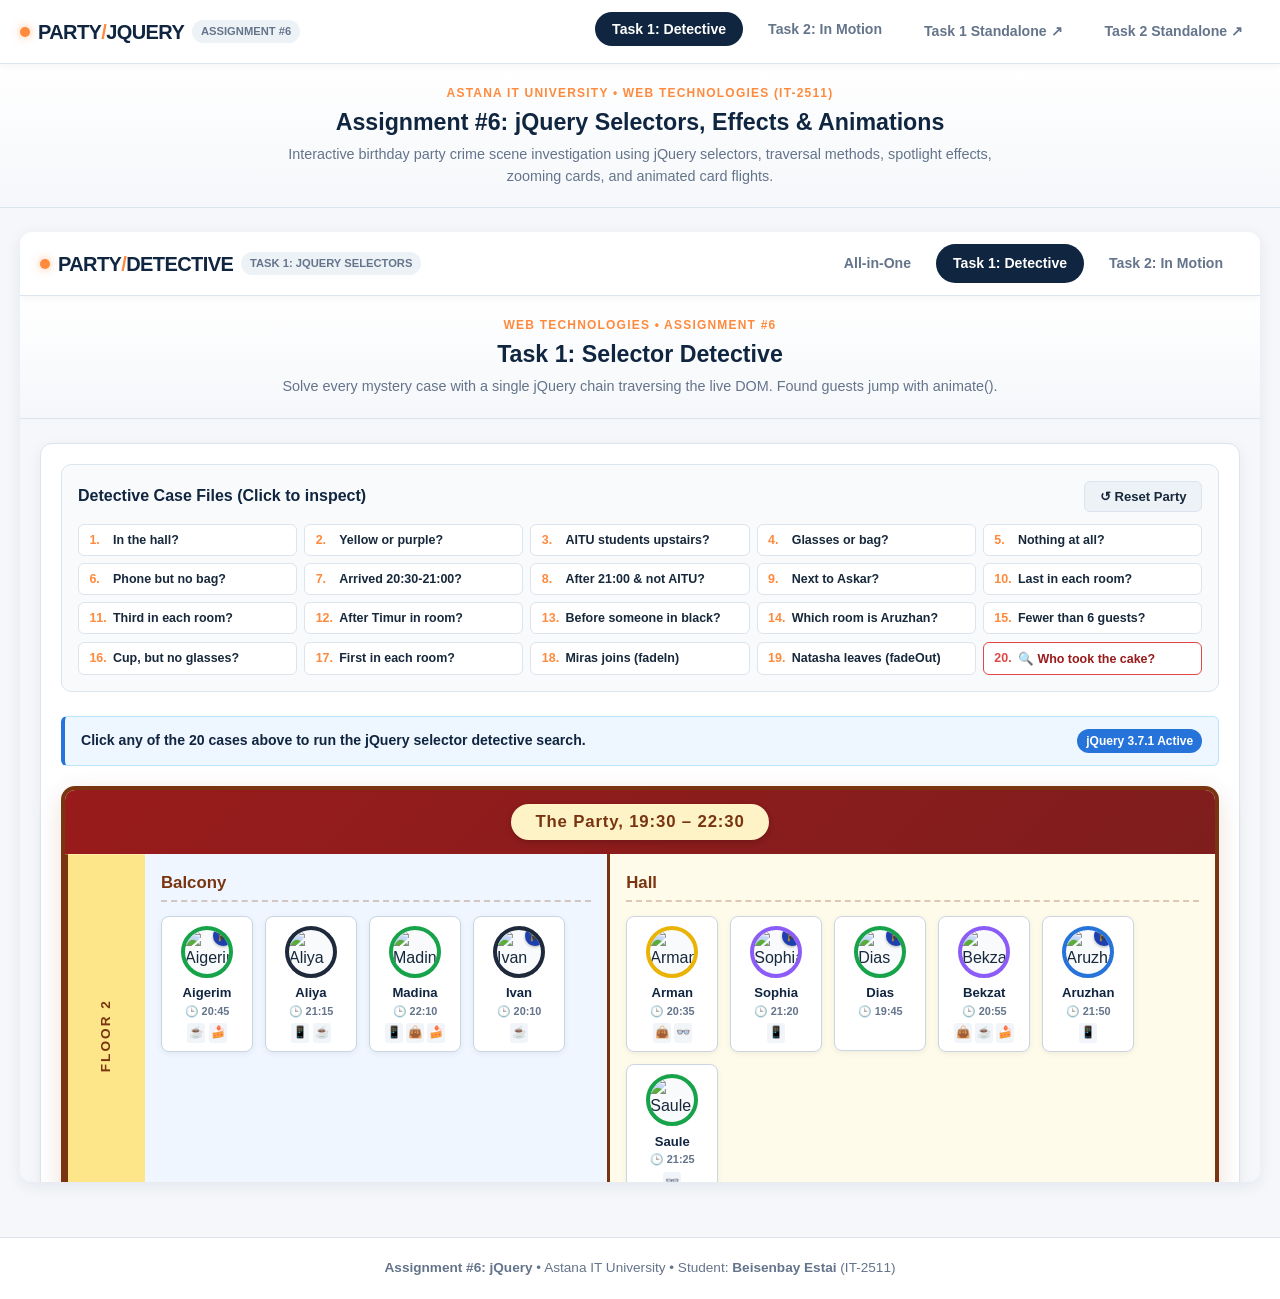
<file: index.html>
<!DOCTYPE html>
<html lang="en">
<head>
  <meta charset="UTF-8">
  <meta name="viewport" content="width=device-width, initial-scale=1.0">
  <title>Assignment #6 — jQuery (Selectors, Effects, Animations)</title>
  <link rel="stylesheet" href="css/custom.css">
  <script src="js/jquery.min.js"></script>
</head>
<body>

  <header class="app-header">
    <div class="header-container">
      <a class="brand-wrap" href="index.html">
        <span class="brand-dot"></span>
        <span class="brand-title">PARTY<span>/</span>JQUERY</span>
        <span class="badge-tag">Assignment #6</span>
      </a>

      <nav aria-label="Tasks Navigation">
        <ul class="nav-tabs">
          <li><button type="button" class="nav-tab-btn active" data-tab="tab-task1">Task 1: Detective</button></li>
          <li><button type="button" class="nav-tab-btn" data-tab="tab-task2">Task 2: In Motion</button></li>
          <li><a href="task1.html" class="nav-tab-btn">Task 1 Standalone &nearr;</a></li>
          <li><a href="task2.html" class="nav-tab-btn">Task 2 Standalone &nearr;</a></li>
        </ul>
      </nav>
    </div>
  </header>

  <div class="sub-hero">
    <div class="sub-hero-kicker">Astana IT University • Web Technologies (IT-2511)</div>
    <h1 class="sub-hero-title">Assignment #6: jQuery Selectors, Effects &amp; Animations</h1>
    <p class="sub-hero-desc">
      Interactive birthday party crime scene investigation using jQuery selectors, traversal methods,
      spotlight effects, zooming cards, and animated card flights.
    </p>
  </div>

  <main class="main-content">
    <!-- Tab Pane for Task 1 -->
    <div id="tab-task1" class="task-pane active">
      <iframe src="task1.html" style="width: 100%; height: 950px; border: none; border-radius: 12px; box-shadow: 0 4px 16px rgba(16,37,63,0.08);"></iframe>
    </div>

    <!-- Tab Pane for Task 2 -->
    <div id="tab-task2" class="task-pane">
      <iframe src="task2.html" style="width: 100%; height: 950px; border: none; border-radius: 12px; box-shadow: 0 4px 16px rgba(16,37,63,0.08);"></iframe>
    </div>
  </main>

  <footer class="app-footer">
    <p><strong>Assignment #6: jQuery</strong> &bull; Astana IT University &bull; Student: <strong>Beisenbay Estai</strong> (IT-2511)</p>
  </footer>

  <script>
    $(document).ready(function() {
      $(".nav-tab-btn[data-tab]").on("click", function() {
        const targetId = $(this).attr("data-tab");
        $(".nav-tab-btn[data-tab]").removeClass("active");
        $(this).addClass("active");

        $(".task-pane").removeClass("active");
        $("#" + targetId).addClass("active");
      });
    });
  </script>

</body>
</html>
</file>
<file: css/custom.css>
/*
 * Assignment #6: jQuery (Selectors, Effects, Animations)
 * SPEED CARGO / AITU Theme
 * IMPORTANT: No CSS transitions or CSS animations! (Rule 5: Use jQuery for all behavior)
 */

:root {
  --cargo-navy: #10253F;
  --cargo-navy-dark: #0B192C;
  --cargo-blue: #2674D9;
  --cargo-orange: #FF8A3D;
  --cargo-orange-hover: #E67328;
  --cargo-cream: #F5F7FA;
  --cargo-surface: #FFFFFF;
  --cargo-surface-alt: #EDF2F7;
  --cargo-line: #DCE4ED;
  --cargo-text: #17283B;
  --cargo-muted: #64748B;
  --cargo-green: #16A34A;
  --cargo-red: #E04848;
  --cargo-purple: #8B5CF6;
  --cargo-yellow: #EAB308;
}

* {
  box-sizing: border-box;
  margin: 0;
  padding: 0;
}

body {
  font-family: -apple-system, BlinkMacSystemFont, "Segoe UI", Roboto, "Helvetica Neue", Arial, sans-serif;
  color: var(--cargo-text);
  background-color: var(--cargo-cream);
  min-height: 100vh;
  display: flex;
  flex-direction: column;
  line-height: 1.5;
}

/* Header */
.app-header {
  background-color: var(--cargo-surface);
  border-bottom: 1px solid var(--cargo-line);
  position: sticky;
  top: 0;
  z-index: 100;
  box-shadow: 0 2px 8px rgba(16, 37, 63, 0.05);
}

.header-container {
  max-width: 1360px;
  margin: 0 auto;
  padding: 0.75rem 1.25rem;
  display: flex;
  flex-wrap: wrap;
  align-items: center;
  justify-content: space-between;
  gap: 1rem;
}

.brand-wrap {
  display: flex;
  align-items: center;
  gap: 0.5rem;
  text-decoration: none;
}

.brand-dot {
  width: 10px;
  height: 10px;
  background-color: var(--cargo-orange);
  border-radius: 50%;
  box-shadow: 0 0 8px rgba(255, 138, 61, 0.6);
}

.brand-title {
  font-size: 1.25rem;
  font-weight: 800;
  color: var(--cargo-navy);
  letter-spacing: -0.03em;
}

.brand-title span {
  color: var(--cargo-orange);
}

.badge-tag {
  font-size: 0.7rem;
  font-weight: 700;
  text-transform: uppercase;
  padding: 0.2rem 0.55rem;
  border-radius: 9999px;
  background-color: var(--cargo-surface-alt);
  color: var(--cargo-muted);
}

.nav-tabs {
  display: flex;
  gap: 0.5rem;
  list-style: none;
}

.nav-tab-btn {
  display: inline-flex;
  align-items: center;
  gap: 0.35rem;
  padding: 0.5rem 1rem;
  border-radius: 9999px;
  font-size: 0.88rem;
  font-weight: 600;
  color: var(--cargo-muted);
  background: transparent;
  border: 1px solid transparent;
  cursor: pointer;
  text-decoration: none;
}

.nav-tab-btn:hover {
  background-color: var(--cargo-surface-alt);
  color: var(--cargo-navy);
}

.nav-tab-btn.active {
  background-color: var(--cargo-navy);
  color: #ffffff;
}

/* Sub-Hero Banner */
.sub-hero {
  background: linear-gradient(180deg, var(--cargo-surface) 0%, var(--cargo-cream) 100%);
  border-bottom: 1px solid var(--cargo-line);
  padding: 1.25rem;
  text-align: center;
}

.sub-hero-kicker {
  text-transform: uppercase;
  font-size: 0.75rem;
  font-weight: 700;
  letter-spacing: 0.1em;
  color: var(--cargo-orange);
  margin-bottom: 0.2rem;
}

.sub-hero-title {
  font-size: 1.45rem;
  font-weight: 800;
  color: var(--cargo-navy);
  margin-bottom: 0.25rem;
}

.sub-hero-desc {
  font-size: 0.9rem;
  color: var(--cargo-muted);
  max-width: 760px;
  margin: 0 auto;
}

/* Main Layout */
.main-content {
  max-width: 1360px;
  width: 100%;
  margin: 0 auto;
  padding: 1.5rem 1.25rem 3rem;
  flex: 1;
}

.task-pane {
  display: none;
}

.task-pane.active {
  display: block;
}

/* Section Box */
.content-box {
  background-color: var(--cargo-surface);
  border: 1px solid var(--cargo-line);
  border-radius: 12px;
  padding: 1.25rem;
  box-shadow: 0 4px 16px rgba(16, 37, 63, 0.06);
  margin-bottom: 1.5rem;
}

/* Cases Grid Toolbar */
.cases-panel {
  background-color: #F8FAFC;
  border: 1px solid var(--cargo-line);
  border-radius: 10px;
  padding: 1rem;
  margin-bottom: 1.5rem;
}

.cases-header {
  display: flex;
  justify-content: space-between;
  align-items: center;
  flex-wrap: wrap;
  gap: 0.5rem;
  margin-bottom: 0.75rem;
}

.cases-title {
  font-size: 1rem;
  font-weight: 700;
  color: var(--cargo-navy);
}

.cases-grid {
  display: grid;
  grid-template-columns: repeat(auto-fill, minmax(210px, 1fr));
  gap: 0.45rem;
}

.btn-case {
  background-color: var(--cargo-surface);
  border: 1px solid var(--cargo-line);
  border-radius: 6px;
  padding: 0.5rem 0.65rem;
  font-size: 0.78rem;
  font-weight: 600;
  color: var(--cargo-text);
  cursor: pointer;
  text-align: left;
  display: flex;
  align-items: flex-start;
  gap: 0.35rem;
  position: relative;
}

.btn-case:hover {
  background-color: #EDF2F7;
  border-color: var(--cargo-blue);
  color: var(--cargo-blue);
}

.btn-case.active {
  background-color: var(--cargo-blue);
  border-color: var(--cargo-blue);
  color: #ffffff;
}

.case-num {
  font-weight: 800;
  color: var(--cargo-orange);
  min-width: 18px;
}

.btn-case.active .case-num {
  color: #FFD4A8;
}

.btn-clear {
  background-color: var(--cargo-surface-alt);
  border: 1px solid var(--cargo-line);
  color: var(--cargo-text);
  padding: 0.45rem 0.9rem;
  border-radius: 6px;
  font-size: 0.82rem;
  font-weight: 700;
  cursor: pointer;
}

.btn-clear:hover {
  background-color: var(--cargo-red);
  color: #ffffff;
  border-color: var(--cargo-red);
}

/* Status Result Banner */
.result-banner {
  background-color: #EEF6FF;
  border: 1px solid #BAE6FD;
  border-left: 4px solid var(--cargo-blue);
  border-radius: 6px;
  padding: 0.75rem 1rem;
  margin-bottom: 1.25rem;
  font-size: 0.88rem;
  font-weight: 600;
  color: var(--cargo-navy);
  display: flex;
  align-items: center;
  justify-content: space-between;
  flex-wrap: wrap;
  gap: 0.5rem;
}

.result-badge {
  background-color: var(--cargo-blue);
  color: #ffffff;
  padding: 0.2rem 0.55rem;
  border-radius: 9999px;
  font-size: 0.75rem;
}

/* House Architecture Representation */
.house-container {
  background: #FFFDF8;
  border: 4px solid #78350F;
  border-radius: 14px;
  box-shadow: 0 8px 24px rgba(120, 53, 15, 0.15);
  overflow: hidden;
  position: relative;
}

.house-roof {
  background: linear-gradient(135deg, #991B1B 0%, #7F1D1D 100%);
  color: #ffffff;
  text-align: center;
  padding: 0.85rem;
  position: relative;
}

.roof-banner {
  background-color: #FEF3C7;
  color: #78350F;
  display: inline-block;
  padding: 0.35rem 1.5rem;
  border-radius: 20px;
  font-weight: 800;
  font-size: 1.05rem;
  letter-spacing: 0.05em;
  box-shadow: 0 2px 6px rgba(0,0,0,0.2);
}

.floor-row {
  display: grid;
  grid-template-columns: 80px 1fr;
  border-bottom: 4px solid #78350F;
}

.floor-row:last-child {
  border-bottom: none;
}

.floor-tag {
  background-color: #FDE68A;
  color: #78350F;
  border-right: 3px solid #78350F;
  display: flex;
  align-items: center;
  justify-content: center;
  font-weight: 800;
  font-size: 0.85rem;
  text-transform: uppercase;
  writing-mode: vertical-lr;
  transform: rotate(180deg);
  letter-spacing: 0.15em;
}

.rooms-wrapper {
  display: grid;
  grid-template-columns: 1fr 1.3fr;
}

@media (max-width: 900px) {
  .rooms-wrapper {
    grid-template-columns: 1fr;
  }
}

.room {
  background-color: #FFFDF8;
  border-right: 3px solid #78350F;
  padding: 1rem;
  display: flex;
  flex-direction: column;
  min-height: 230px;
  position: relative;
}

.room:last-child {
  border-right: none;
}

.room#balcony {
  background: #EFF6FF;
}

.room#hall {
  background: #FFFBEB;
}

.room#kitchen {
  background: #FEF2F2;
}

.room#living-room {
  background: #F0FDF4;
}

.room.room-highlighted {
  outline: 4px solid var(--cargo-orange);
  background-color: #FFF7ED !important;
}

.room-header {
  display: flex;
  justify-content: space-between;
  align-items: center;
  margin-bottom: 0.85rem;
  padding-bottom: 0.35rem;
  border-bottom: 2px dashed rgba(120, 53, 15, 0.25);
}

.room-title {
  font-size: 1.05rem;
  font-weight: 800;
  color: #78350F;
  display: flex;
  align-items: center;
  gap: 0.4rem;
}

.btn-sort {
  background-color: #FEF3C7;
  border: 1px solid #D97706;
  color: #92400E;
  padding: 0.25rem 0.6rem;
  border-radius: 4px;
  font-size: 0.72rem;
  font-weight: 700;
  cursor: pointer;
}

.btn-sort:hover {
  background-color: #FDE68A;
}

/* Guests Container */
.guests-list {
  display: flex;
  flex-wrap: wrap;
  gap: 0.75rem;
  align-items: flex-start;
  flex: 1;
}

/* Guest Card */
.guest {
  background: #ffffff;
  border: 1px solid #CBD5E1;
  border-radius: 8px;
  padding: 0.55rem;
  display: flex;
  flex-direction: column;
  align-items: center;
  width: 92px;
  position: relative;
  cursor: pointer;
  box-shadow: 0 2px 6px rgba(0,0,0,0.06);
}

.guest:hover {
  box-shadow: 0 4px 12px rgba(0,0,0,0.12);
}

.guest.found-highlight {
  box-shadow: 0 0 0 3px var(--cargo-orange), 0 6px 14px rgba(255, 138, 61, 0.4);
  background-color: #FFFBF5;
}

/* Avatar Ring */
.avatar-wrap {
  width: 52px;
  height: 52px;
  border-radius: 50%;
  border: 4px solid #CBD5E1;
  overflow: hidden;
  position: relative;
  background-color: #F8FAFC;
  display: flex;
  align-items: center;
  justify-content: center;
}

.avatar-wrap img {
  width: 100%;
  height: 100%;
  object-fit: cover;
}

/* Ring colors matching assignment */
.guest.color-green .avatar-wrap { border-color: #16A34A; }
.guest.color-black .avatar-wrap { border-color: #1E293B; }
.guest.color-yellow .avatar-wrap { border-color: #EAB308; }
.guest.color-purple .avatar-wrap { border-color: #8B5CF6; }
.guest.color-blue .avatar-wrap { border-color: #2674D9; }
.guest.color-red .avatar-wrap { border-color: #E04848; }

/* AITU Badge */
.aitu-badge {
  position: absolute;
  top: -4px;
  right: -4px;
  width: 20px;
  height: 20px;
  border-radius: 50%;
  background-color: #1E40AF;
  color: #ffffff;
  display: flex;
  align-items: center;
  justify-content: center;
  font-size: 0.65rem;
  box-shadow: 0 1px 3px rgba(0,0,0,0.3);
  z-index: 2;
}

.guest-name {
  font-size: 0.82rem;
  font-weight: 700;
  color: var(--cargo-navy);
  margin-top: 0.35rem;
  text-align: center;
  white-space: nowrap;
  overflow: hidden;
  text-overflow: ellipsis;
  width: 100%;
}

.guest-time {
  font-size: 0.68rem;
  color: var(--cargo-muted);
  font-weight: 600;
  margin-bottom: 0.25rem;
}

.guest-things {
  display: flex;
  gap: 0.2rem;
  min-height: 18px;
  align-items: center;
}

.thing-icon {
  font-size: 0.72rem;
  background-color: #F1F5F9;
  border-radius: 3px;
  padding: 1px 2px;
}

/* Legend footer in the house */
.house-legend {
  background-color: #FFFBEB;
  border-top: 3px solid #78350F;
  padding: 0.65rem 1rem;
  display: flex;
  flex-wrap: wrap;
  align-items: center;
  justify-content: center;
  gap: 1.5rem;
  font-size: 0.78rem;
  color: #78350F;
  font-weight: 600;
}

.legend-group {
  display: flex;
  align-items: center;
  gap: 0.35rem;
}

.color-dot {
  width: 12px;
  height: 12px;
  border-radius: 50%;
  display: inline-block;
}

/* Zooming Guest Detail Modal Card (Task 2) */
.modal-overlay {
  position: fixed;
  top: 0;
  left: 0;
  width: 100vw;
  height: 100vh;
  background-color: rgba(16, 37, 63, 0.45);
  z-index: 999;
  display: none;
}

.guest-zoom-card {
  position: fixed;
  background-color: #ffffff;
  border: 2px solid var(--cargo-navy);
  border-radius: 12px;
  padding: 1.5rem;
  box-shadow: 0 16px 36px rgba(16, 37, 63, 0.3);
  z-index: 1000;
  display: none;
  overflow: hidden;
  max-width: 380px;
  width: 90%;
}

.zoom-header {
  display: flex;
  align-items: center;
  gap: 1rem;
  border-bottom: 1px solid var(--cargo-line);
  padding-bottom: 0.85rem;
  margin-bottom: 0.85rem;
}

.zoom-avatar {
  width: 64px;
  height: 64px;
  border-radius: 50%;
  border: 4px solid var(--cargo-navy);
  overflow: hidden;
}

.zoom-avatar img {
  width: 100%;
  height: 100%;
  object-fit: cover;
}

.zoom-info-list {
  list-style: none;
  display: flex;
  flex-direction: column;
  gap: 0.45rem;
  font-size: 0.9rem;
  margin-bottom: 1rem;
}

.zoom-move-actions {
  border-top: 1px solid var(--cargo-line);
  padding-top: 0.85rem;
}

.move-title {
  font-size: 0.78rem;
  font-weight: 700;
  color: var(--cargo-muted);
  text-transform: uppercase;
  margin-bottom: 0.45rem;
}

.move-buttons {
  display: flex;
  flex-wrap: wrap;
  gap: 0.4rem;
}

.btn-move-room {
  background-color: #EFF6FF;
  border: 1px solid #BFDBFE;
  color: #1E40AF;
  padding: 0.35rem 0.65rem;
  border-radius: 6px;
  font-size: 0.78rem;
  font-weight: 600;
  cursor: pointer;
}

.btn-move-room:hover {
  background-color: #DBEAFE;
}

.btn-close-modal {
  position: absolute;
  top: 10px;
  right: 12px;
  background: transparent;
  border: none;
  font-size: 1.25rem;
  font-weight: 700;
  color: var(--cargo-muted);
  cursor: pointer;
}

.btn-close-modal:hover {
  color: var(--cargo-red);
}

/* Footer */
.app-footer {
  background-color: var(--cargo-surface);
  border-top: 1px solid var(--cargo-line);
  padding: 1.25rem;
  text-align: center;
  font-size: 0.85rem;
  color: var(--cargo-muted);
  margin-top: auto;
}
</file>
